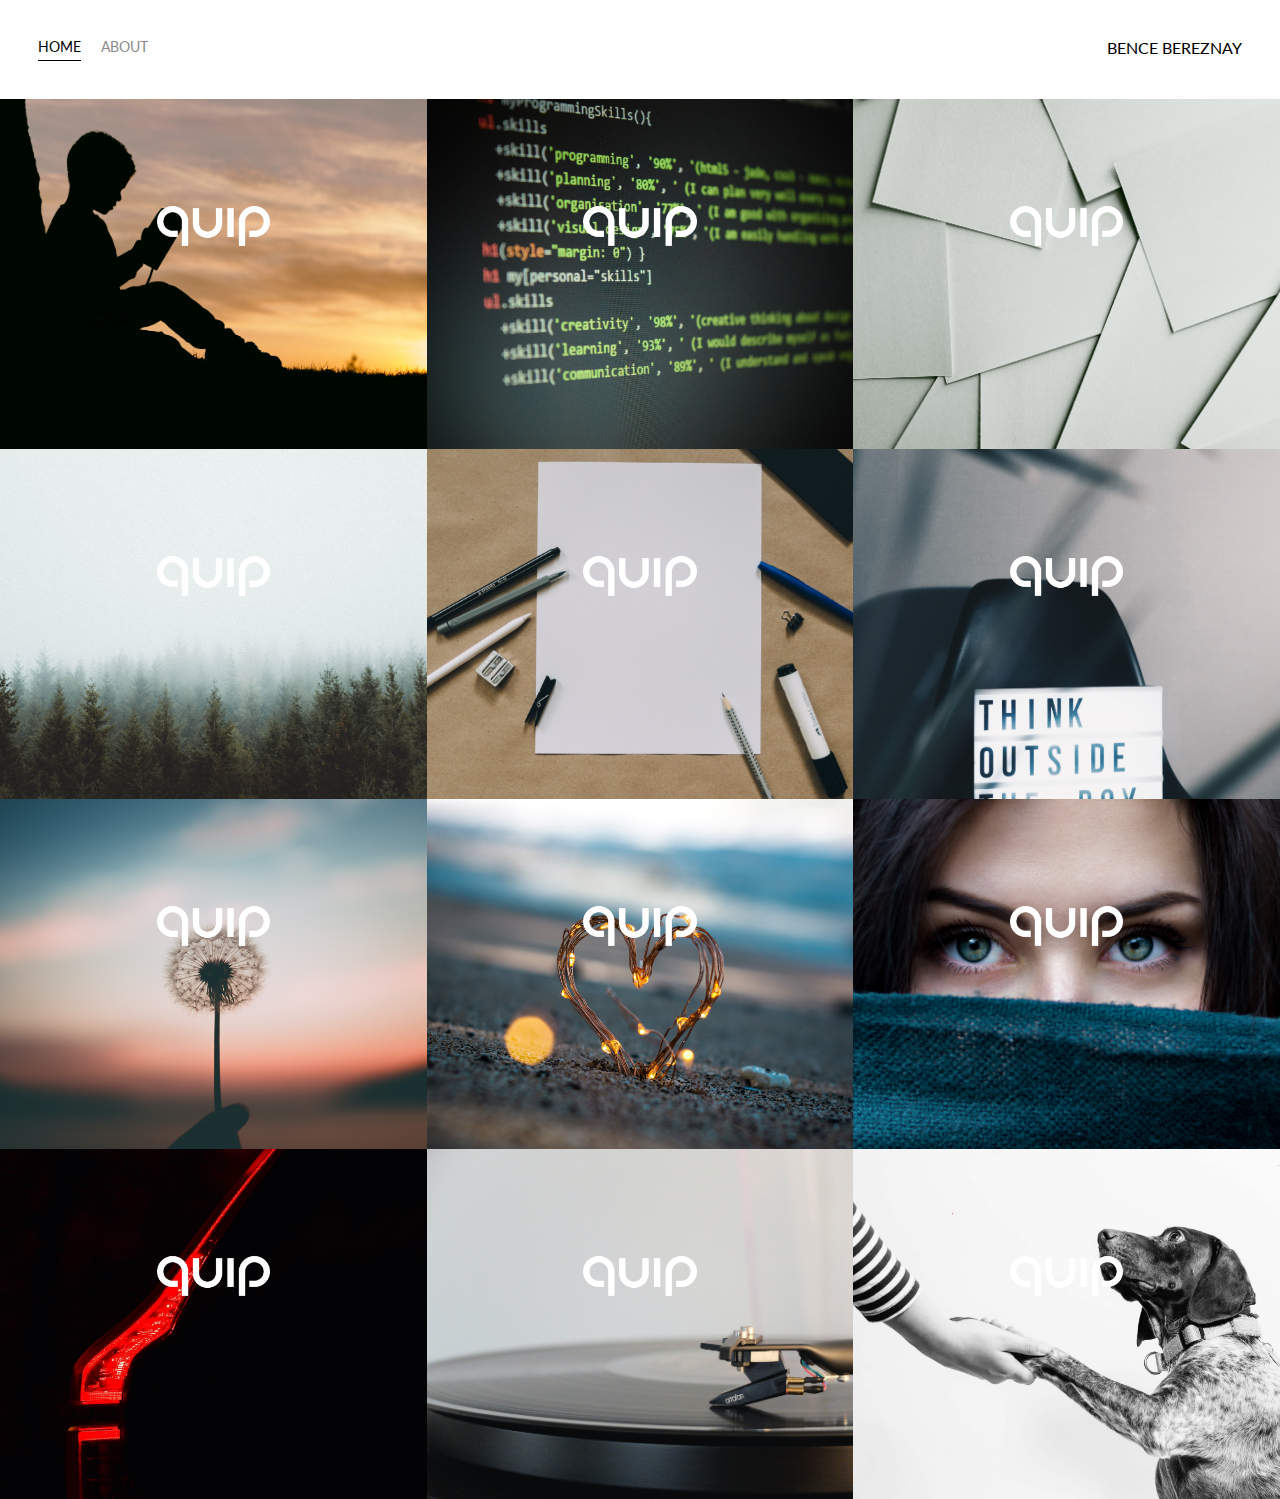
<file: index.html>
<!DOCTYPE html>
<html>
<head>
    <meta charset="utf-8" />
    <title>About me</title>
    <link href="https://fonts.googleapis.com/css2?family=Lato&display=swap" rel="stylesheet">
    <link rel="stylesheet" href="styles.css">
</head>
<body>
  <div class="container">
    <div class="nav-wrapper">
      <div class="left-side">
        <div class="nav-link-wrapper active-nav-link">
          <a href="index.html">Home</a>
        </div>

        <div class="nav-link-wrapper">
          <a href="about.html">About</a>
        </div>
      </div>

      <div class="right-side">
        <div class="brand">
          <div>BENCE BEREZNAY</div><!--Valami baj van ezzek mert rosszul rakja ki a képeket-->
        </div>
      </div>
    </div>


      <div class="content-wrapper">
         <div class="portfolio-items-wrapper">

           <div class="portfolio-item-wrapper">
             <div class="portfolio-img-background"  style="background-image:url(images/portfolio1.jpg)"></div>

             <div class="img-text-wrapper">
               <div class="logo-wrapper">
                 <img src="images/logos/quip.png">
               </div>

               <div class="subtitle">
                  Learning is alway important to me, thats why I love chellenges, to learn something new.
               </div>
             </div>
            </div>

            <div class="portfolio-item-wrapper">
              <div class="portfolio-img-background"  style="background-image:url(images/portfolio2.jpg)"></div>

              <div class="img-text-wrapper">
                <div class="logo-wrapper">
                  <img src="images/logos/quip.png">
                </div>

                <div class="subtitle">
                  Learning is alway important to me, thats why I love chellenges, to learn something new.
                </div>
              </div>
            </div>

            <div class="portfolio-item-wrapper">
              <div class="portfolio-img-background"  style="background-image:url(images/portfolio3.jpg)"></div>

              <div class="img-text-wrapper">
                <div class="logo-wrapper">
                  <img src="images/logos/quip.png">
                </div>

                <div class="subtitle">
                  Learning is alway important to me, thats why I love chellenges, to learn something new.
                </div>
              </div>
            </div>

            <div class="portfolio-item-wrapper">
              <div class="portfolio-img-background"  style="background-image:url(images/portfolio4.jpg)"></div>

              <div class="img-text-wrapper">
                <div class="logo-wrapper">
                  <img src="images/logos/quip.png">
                </div>

                <div class="subtitle">
                  Learning is alway important to me, thats why I love chellenges, to learn something new.
                </div>
              </div>
            </div>

            <div class="portfolio-item-wrapper">
              <div class="portfolio-img-background"  style="background-image:url(images/portfolio5.jpg)"></div>

              <div class="img-text-wrapper">
                <div class="logo-wrapper">
                  <img src="images/logos/quip.png">
                </div>

                <div class="subtitle">
                  Learning is alway important to me, thats why I love chellenges, to learn something new.
                </div>
              </div>
            </div>

            <div class="portfolio-item-wrapper">
              <div class="portfolio-img-background"  style="background-image:url(images/portfolio6.jpg)"></div>

              <div class="img-text-wrapper">
                <div class="logo-wrapper">
                  <img src="images/logos/quip.png">
                </div>

                <div class="subtitle">
                  Learning is alway important to me, thats why I love chellenges, to learn something new.
                </div>
              </div>
            </div>

            <div class="portfolio-item-wrapper">
              <div class="portfolio-img-background"  style="background-image:url(images/portfolio7.jpg)"></div>

              <div class="img-text-wrapper">
                <div class="logo-wrapper">
                  <img src="images/logos/quip.png">
                </div>

                <div class="subtitle">
                  Learning is alway important to me, thats why I love chellenges, to learn something new.
                </div>
              </div>
            </div>

            <div class="portfolio-item-wrapper">
              <div class="portfolio-img-background"  style="background-image:url(images/portfolio8.jpg)"></div>

              <div class="img-text-wrapper">
                <div class="logo-wrapper">
                  <img src="images/logos/quip.png">
                </div>

                <div class="subtitle">
                  Learning is alway important to me, thats why I love chellenges, to learn something new.
                </div>
              </div>
            </div>

            <div class="portfolio-item-wrapper">
              <div class="portfolio-img-background"  style="background-image:url(images/portfolio9.jpg)"></div>

              <div class="img-text-wrapper">
                <div class="logo-wrapper">
                  <img src="images/logos/quip.png">
                </div>

                <div class="subtitle">
                  Learning is alway important to me, thats why I love chellenges, to learn something new.
                </div>
              </div>
            </div>

            <div class="portfolio-item-wrapper">
              <div class="portfolio-img-background"  style="background-image:url(images/portfolio10.jpg)"></div>

              <div class="img-text-wrapper">
                <div class="logo-wrapper">
                  <img src="images/logos/quip.png">
                </div>

                <div class="subtitle">
                  Learning is alway important to me, thats why I love chellenges, to learn something new.
                </div>
              </div>
            </div>

            <div class="portfolio-item-wrapper">
              <div class="portfolio-img-background"  style="background-image:url(images/portfolio11.jpg)"></div>

              <div class="img-text-wrapper">
                <div class="logo-wrapper">
                  <img src="images/logos/quip.png">
                </div>

                <div class="subtitle">
                  Learning is alway important to me, thats why I love chellenges, to learn something new.
                </div>
              </div>
            </div>

            <div class="portfolio-item-wrapper">
              <div class="portfolio-img-background"  style="background-image:url(images/portfolio12.jpg)"></div>

              <div class="img-text-wrapper">
                <div class="logo-wrapper">
                  <img src="images/logos/quip.png">
                </div>

                <div class="subtitle">
                  Learning is alway important to me, thats why I love chellenges, to learn something new.
                </div>
              </div>
            </div>

          </div>
        </div>
      <!--</div>-->
    <!--</div>-->
  </div>
</body>
<script>
  const portfolioItems=document.querySelectorAll('.portfolio-item-wrapper')

  portfolioItems.forEach(portfolioItem =>{
    portfolioItem.addEventListener('mouseover',() => {
      portfolioItem.childNodes[1].classList.add('img-darken')
    })

    portfolioItem.addEventListener('mouseout',() => {
      portfolioItem.childNodes[1].classList.remove('img-darken')
    })
  })
</script>
</html>
</file>
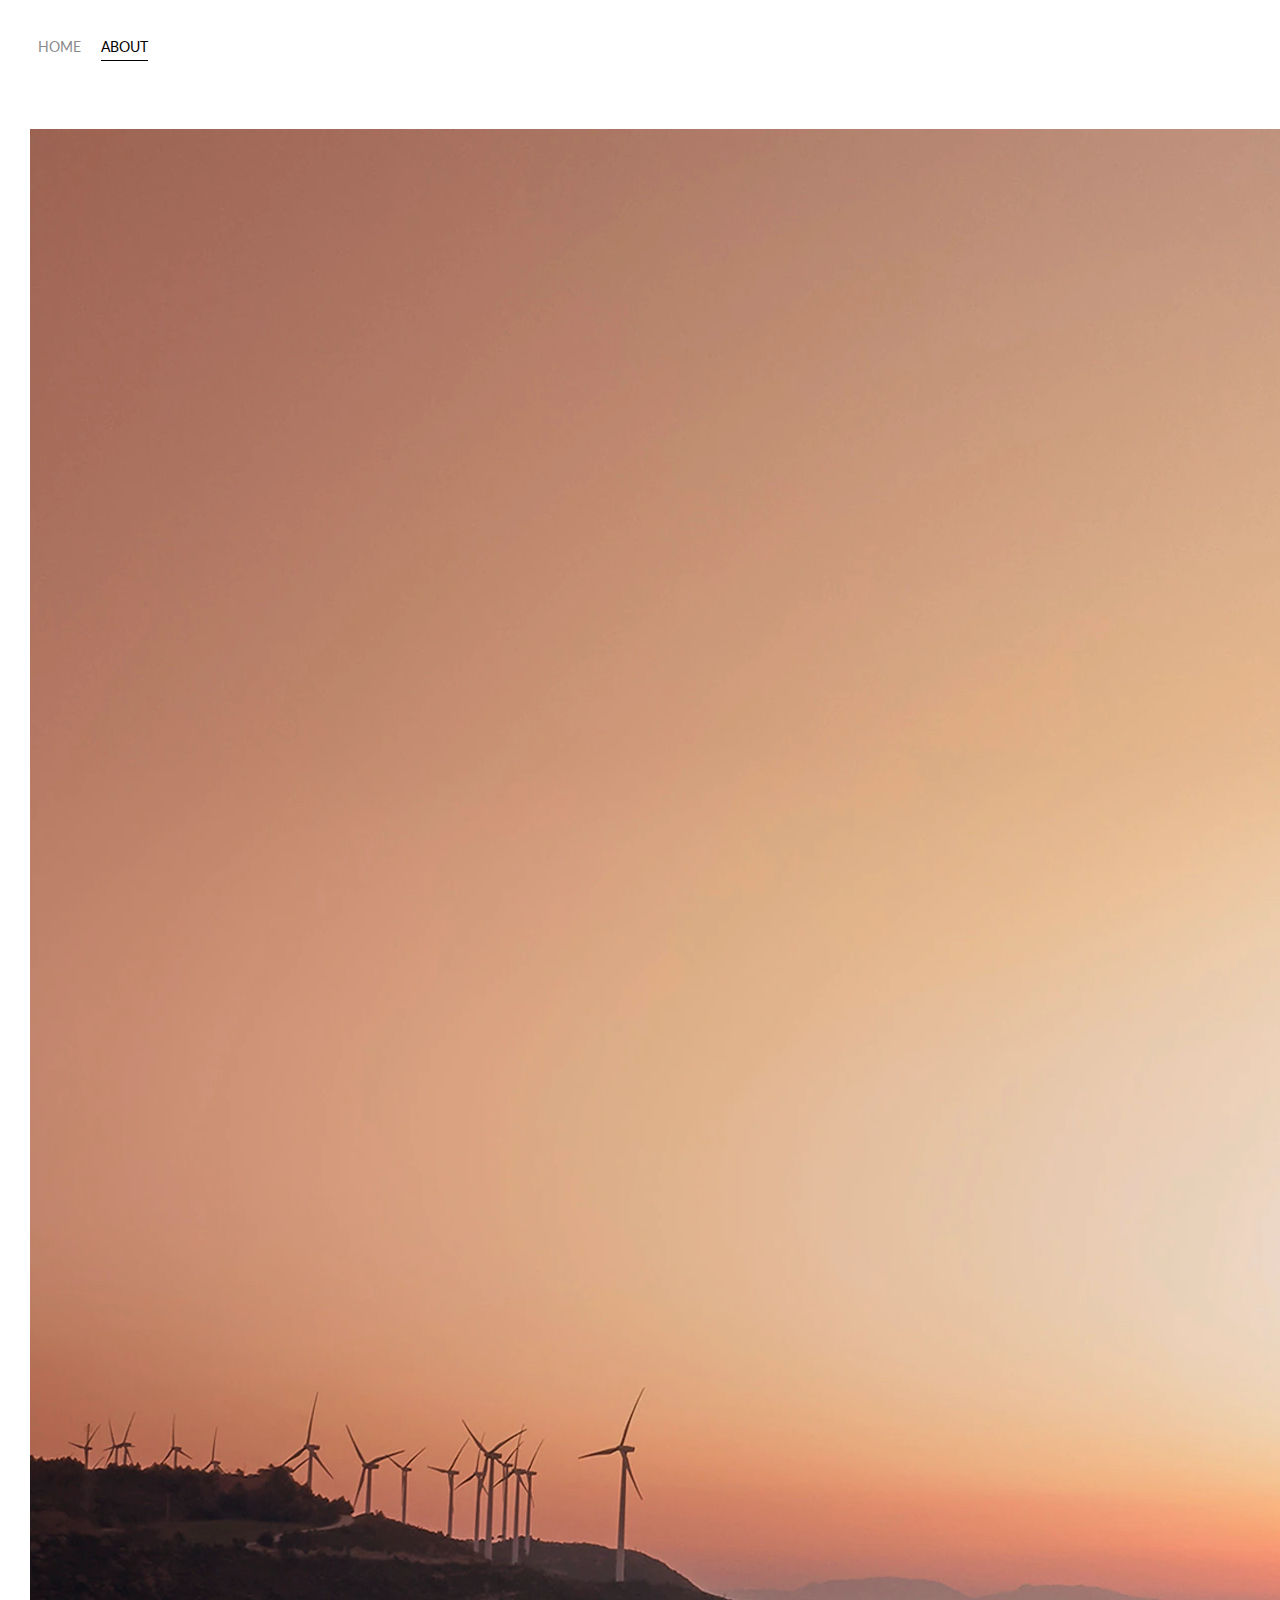
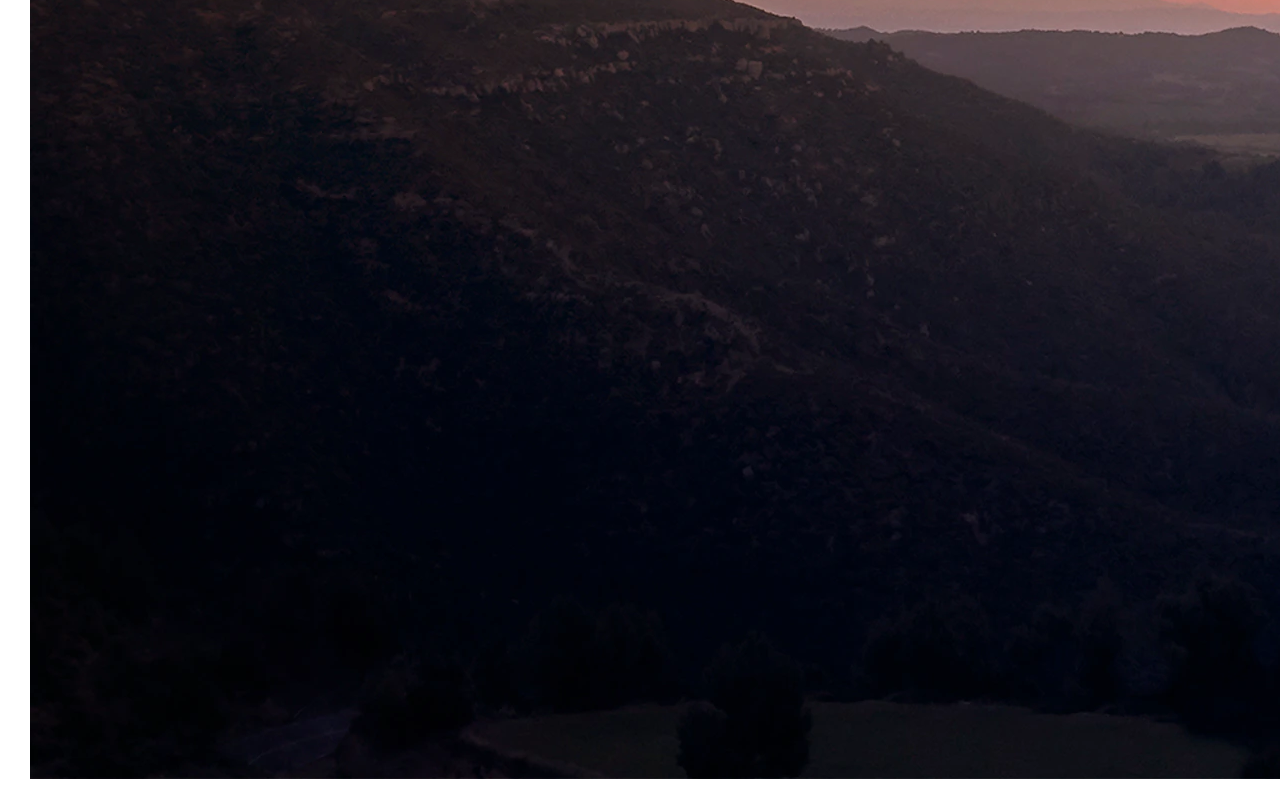
<file: about.html>
<!DOCTYPE html>
<html>
<head>
    <meta charset="utf-8" />
    <title>About me</title>
    <link href="https://fonts.googleapis.com/css2?family=Lato&display=swap" rel="stylesheet">
    <link rel="stylesheet" href="styles.css">
</head>
<body>
  <div class="container">
    <div class="nav-wrapper">
      <div class="left-side">
        <div class="nav-link-wrapper">
          <a href="index.html">Home</a>
        </div>

        <div class="nav-link-wrapper active-nav-link">
          <a href="about.html">About</a>
        </div>
      </div>

      <div class="right-side">
        <div class="brand">
          <div>BENCE BEREZNAY</div>
      </div>
    </div>
  </div>


    <div class="content-wrapper">  
      <div class="two-column-wrapper">
        <div class="profile-image-wrapper">

        </div>

        <div class="profile-content-wrapper">
          <img src="images/zarolt.jpg"
        </div>
      </div>
    </div>

  </div>
</body>
</html>
</file>
<file: styles.css>
/*master styles*/
body {
  font-family: "Lato", sans-serif;
  margin: 0px;
}

.container{
  display: grid;
  grid-template-columns: 1fr;
}

/*Navigation styles*/
.nav-wrapper {
  display: flex;
  justify-content: space-between;
  padding: 38px;
}

.left-side {
  display: flex;
}

.nav-wrapper > .left-side > div{
  margin-right: 20px;
  font-size: 0.9em;
  text-transform: uppercase;
}

.nav-link-wrapper{
  height: 22px;
  border-bottom: 1px solid transparent;
  transition: border-bottom 0.5s;
}

.nav-link-wrapper a{
  color: #8a8a8a;
  text-decoration: none;
  transition: color 0.5s;
}

.nav-link-wrapper:hover{
  border-bottom: 1px solid black;
}

.nav-link-wrapper a:hover{
  color: black;
}


.active-nav-link{
  border-bottom: 1px solid black;
}

.active-nav-link a{
  color: black !important;
}

/*Portfolio styles*/

.portfolio-items-wrapper {
  display: grid;
  grid-template-columns: 1fr 1fr 1fr;
}

.portfolio-item-wrapper{
  position: relative;
}

.portfolio-img-background {
  height: 350px;
  width: 100%;
  background-size: cover;
  background-position: center;
  background-repeat: no-repeat;
}

.img-text-wrapper{
  position: absolute;
  top: 0;
  display: flex;
  flex-direction: column;
  justify-content: center;
  align-items: center;
  height: 100%;
  text-align: center;
  padding-left: 100px;
  padding-right: 100px;
}

.logo-wrapper img {
  width: 50%;
  margin-bottom: 20px;
}


.img-text-wrapper .subtitle{
  transition: 1s;
  font-weight: 600;
  color: transparent;
}

/*Need to be more specific with selector*/
.img-text-wrapper:hover .subtitle{
  font-weight: 600;
  color: lightseagreen;
}

.img-darken{
  transition: 1s;
  filter: brightness(10%);
}

/* About page styles*/
.two-column-wrapper{
  display: grid;
  grid-template-columns: 1fr 1fr;
}

.profile-image-wrapper img{
  width: 100%;
}

.profile-content-wrapper{
  padding: 30px;
}

.profile-content-wrapper h1{
  color: lightseagreen;
}
</file>
